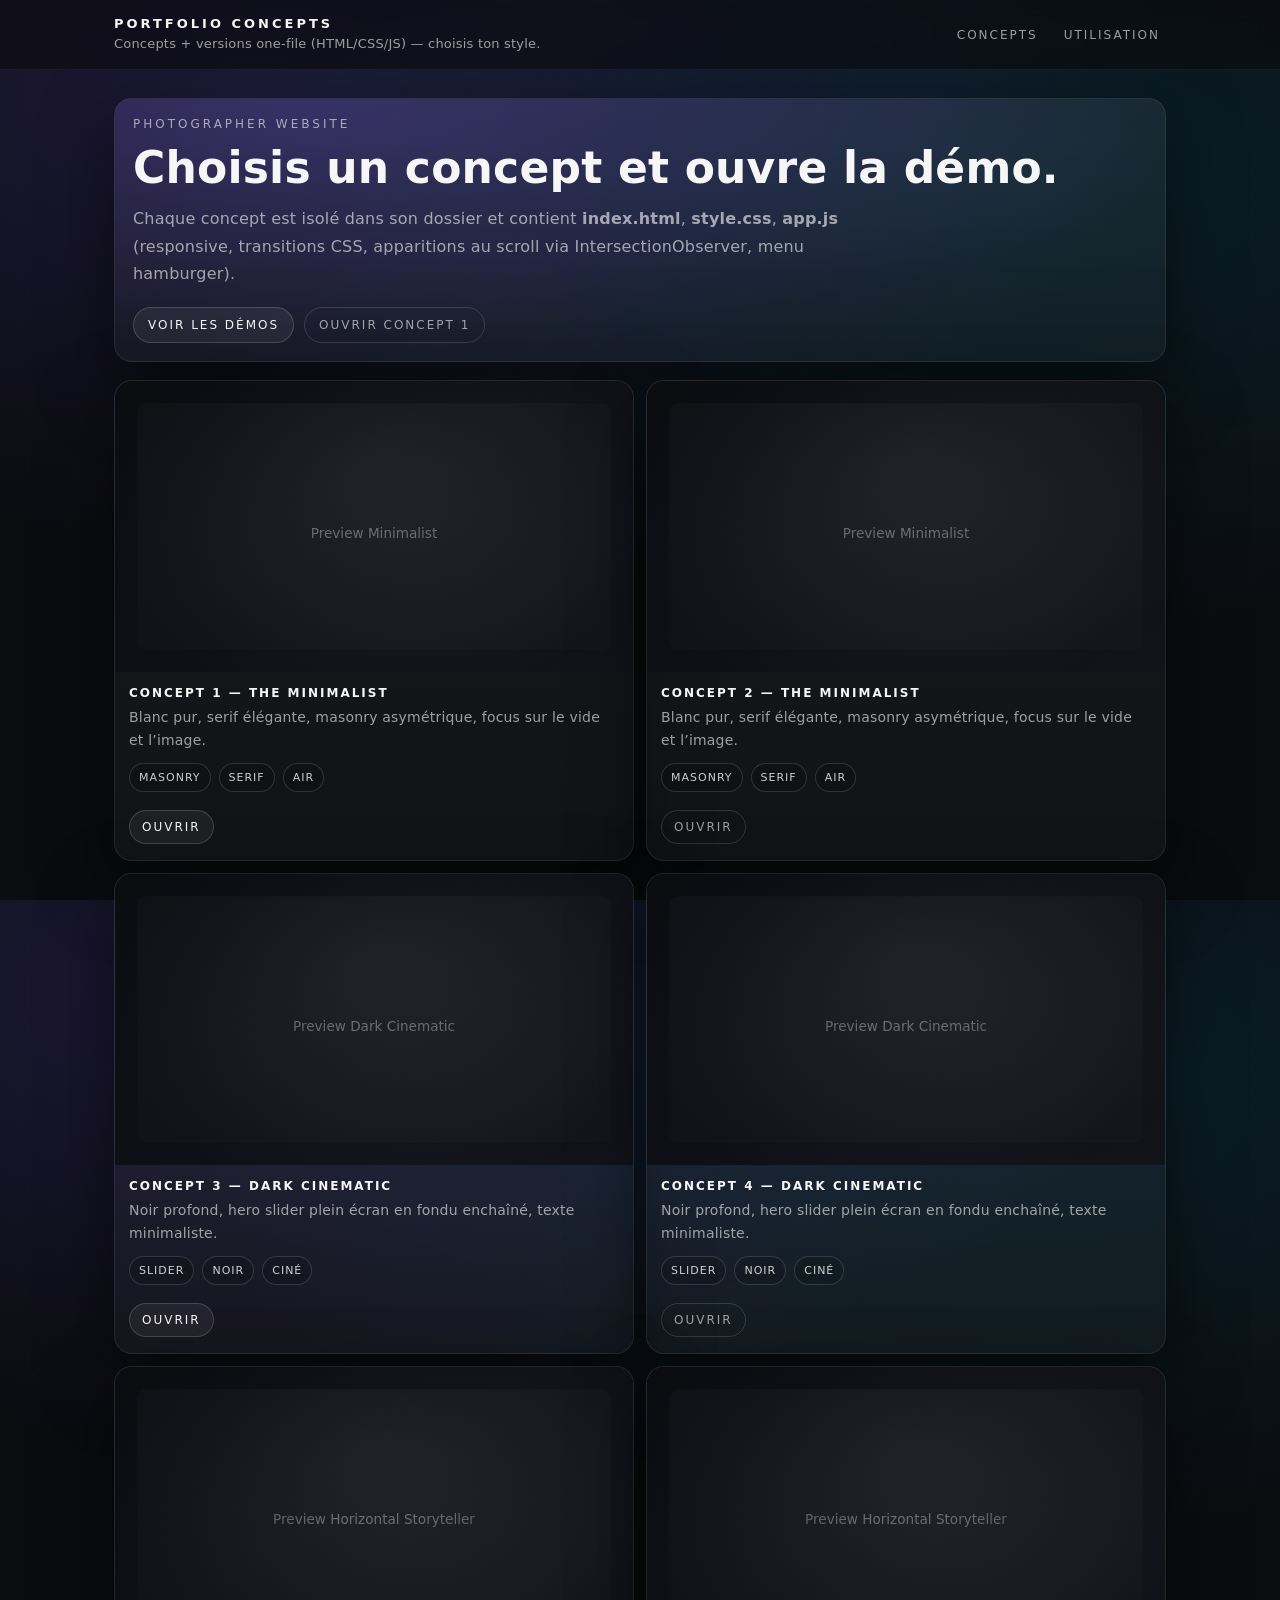
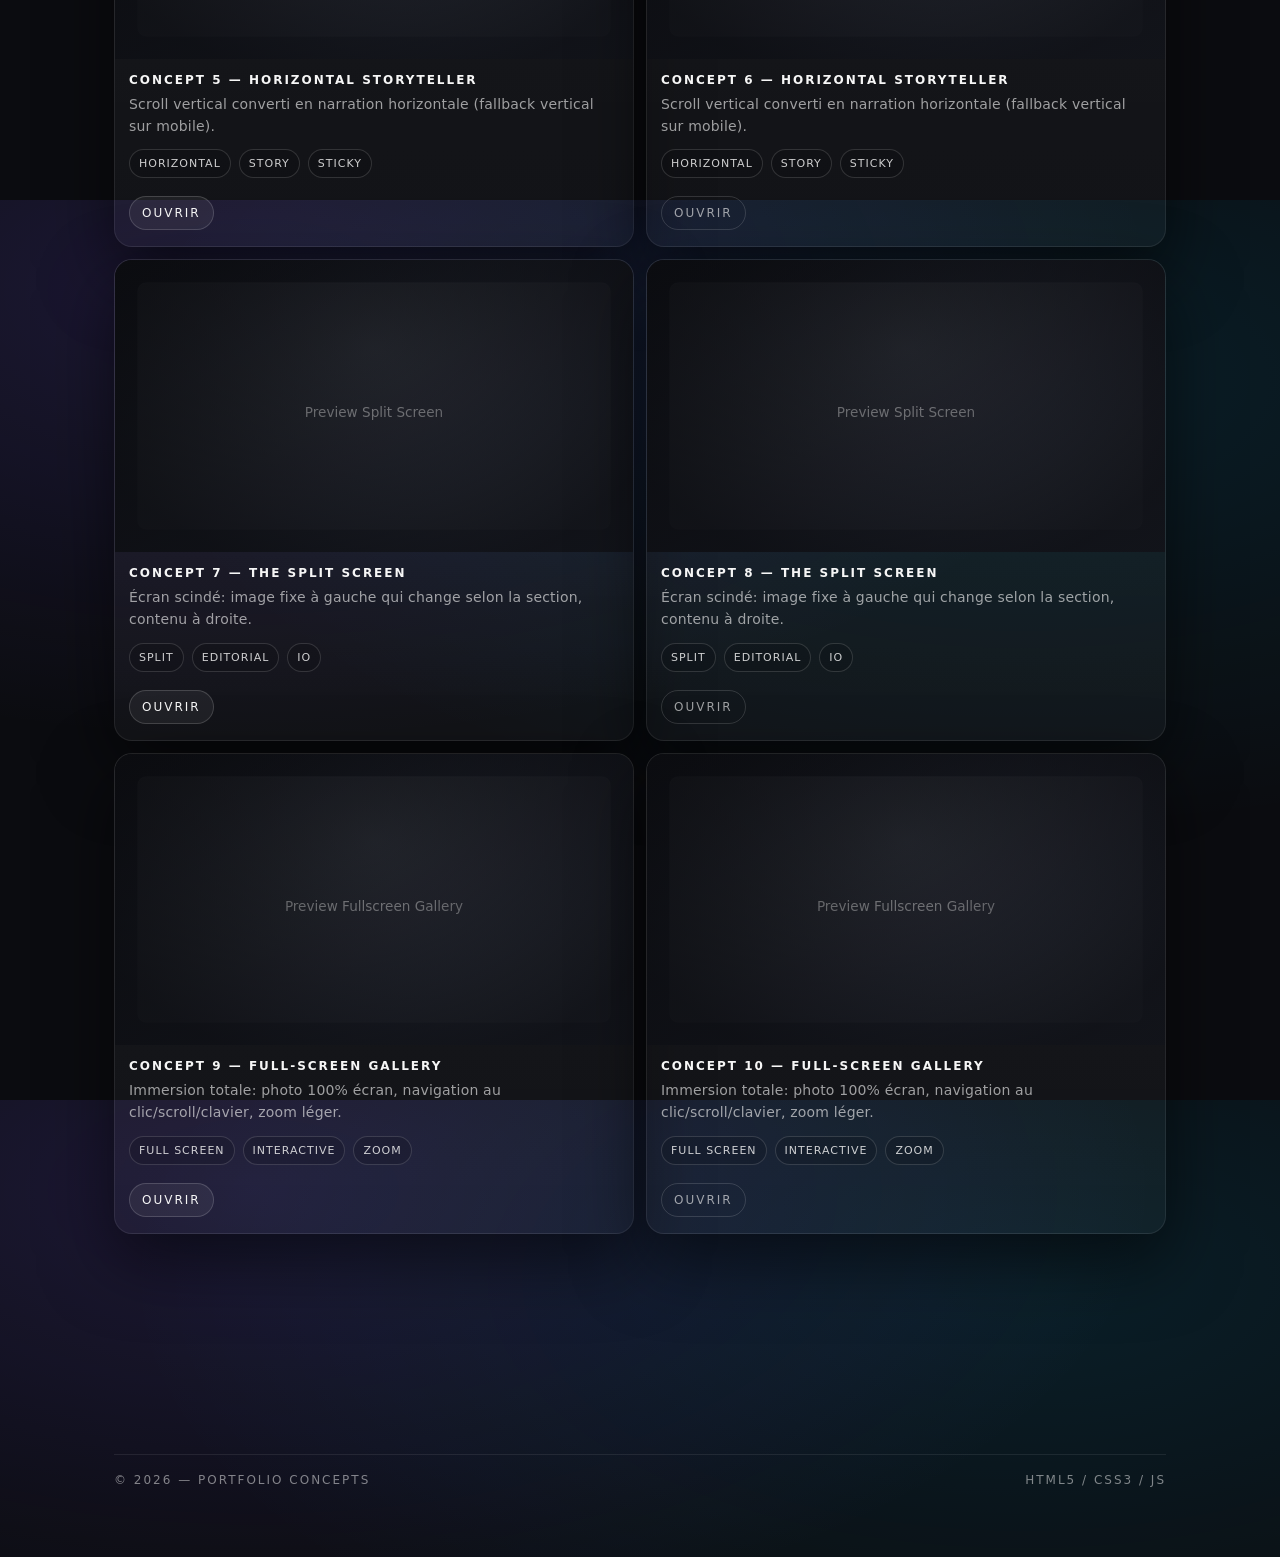
<file: index.html>
<!-- Intention: page d’accueil rapide et premium, avec previews + micro-animations (IntersectionObserver) pour choisir un concept en 1 clic. -->
<!doctype html>
<html lang="fr">
<head>
  <meta charset="utf-8" />
  <meta name="viewport" content="width=device-width, initial-scale=1" />
  <title>Portfolio Concepts — Photographe</title>
  <meta name="description" content="5 concepts de portfolio photo (HTML/CSS/JS). Choisissez un style et ouvrez la démo." />
  <link rel="preconnect" href="https://images.unsplash.com" />
  <style>
    /* Intention: UI claire, contrastes doux, grid responsive, sans dépendances, animations discrètes. */
    :root{
      --bg:#0b0c10;
      --panel:rgba(255,255,255,.06);
      --panel2:rgba(255,255,255,.04);
      --fg:#f6f6f6;
      --muted:rgba(246,246,246,.62);
      --line:rgba(255,255,255,.12);
      --shadow: 0 26px 70px rgba(0,0,0,.55);
      --radius:18px;
      --max:1100px;
    }
    *{box-sizing:border-box}
    html,body{height:100%}
    body{
      margin:0;
      background:
        radial-gradient(900px 450px at 20% 10%, rgba(120,90,255,.16), rgba(11,12,16,0)),
        radial-gradient(900px 450px at 80% 20%, rgba(0,200,255,.10), rgba(11,12,16,0)),
        var(--bg);
      color:var(--fg);
      font-family: ui-sans-serif, system-ui, -apple-system, Segoe UI, Roboto, Arial, sans-serif;
      letter-spacing:.2px;
    }
    a{color:inherit; text-decoration:none}
    img{display:block; width:100%; height:100%; object-fit:cover}

    .skip{position:absolute; left:-999px; top:auto}
    .skip:focus{
      left:12px; top:12px;
      background:rgba(255,255,255,.10);
      border:1px solid var(--line);
      padding:8px 10px;
      border-radius:999px;
      z-index:999;
    }

    header{
      position:sticky; top:0; z-index:60;
      background:rgba(11,12,16,.65);
      backdrop-filter: blur(10px);
      border-bottom:1px solid rgba(255,255,255,.06);
    }
    .bar{
      max-width:var(--max);
      margin:0 auto;
      padding:16px clamp(14px, 3vw, 24px);
      display:flex;
      align-items:center;
      justify-content:space-between;
      gap:12px;
    }
    .brand{
      display:flex;
      flex-direction:column;
      gap:4px;
    }
    .brand b{
      font-size:13px;
      letter-spacing:3px;
      text-transform:uppercase;
    }
    .brand span{
      font-size:13px;
      color:var(--muted);
      line-height:1.4;
    }
    .nav{display:flex; gap:14px; align-items:center}
    .nav a{
      font-size:12px;
      letter-spacing:2px;
      text-transform:uppercase;
      color:var(--muted);
      padding:10px 6px;
      transition:color .2s ease;
    }
    .nav a:hover{color:var(--fg)}

    .burger{
      display:none;
      width:44px; height:40px;
      border:1px solid rgba(255,255,255,.14);
      border-radius:999px;
      background:rgba(255,255,255,.03);
      padding:0;
      align-items:center; justify-content:center;
      gap:6px;
    }
    .burger span{
      width:18px; height:1.5px;
      background:var(--fg);
      display:block;
      transition:transform .35s ease, opacity .25s ease;
    }
    .burger[aria-expanded="true"] span:nth-child(1){transform:translateY(4px) rotate(45deg)}
    .burger[aria-expanded="true"] span:nth-child(2){transform:translateY(-4px) rotate(-45deg)}

    main{
      max-width:var(--max);
      margin:0 auto;
      padding:28px clamp(14px, 3vw, 24px) 70px;
    }

    .hero{
      display:grid;
      gap:14px;
      padding:18px;
      border:1px solid rgba(255,255,255,.08);
      border-radius:var(--radius);
      background: linear-gradient(to bottom, rgba(255,255,255,.06), rgba(255,255,255,.03));
      box-shadow: var(--shadow);
      overflow:hidden;
      position:relative;
    }
    .hero::after{
      content:"";
      position:absolute; inset:-1px;
      background: radial-gradient(900px 240px at 20% 0%, rgba(120,90,255,.22), rgba(0,0,0,0));
      pointer-events:none;
      opacity:.85;
    }
    .hero > *{position:relative; z-index:1}
    .kicker{
      margin:0;
      font-size:12px;
      letter-spacing:3px;
      text-transform:uppercase;
      color:var(--muted);
    }
    h1{
      margin:0;
      font-size: clamp(28px, 4.8vw, 44px);
      line-height:1.05;
    }
    .lead{
      margin:0;
      color:var(--muted);
      line-height:1.7;
      max-width: 72ch;
    }
    .actions{
      display:flex;
      flex-wrap:wrap;
      gap:10px;
      align-items:center;
      margin-top:6px;
    }
    .btn{
      border:1px solid rgba(255,255,255,.16);
      background:rgba(255,255,255,.06);
      color:var(--fg);
      border-radius:999px;
      padding:10px 14px;
      cursor:pointer;
      font-size:12px;
      letter-spacing:2px;
      text-transform:uppercase;
      transition:transform .25s ease, background .25s ease, border-color .25s ease;
      display:inline-block;
    }
    .btn:hover{transform:translateY(-1px); background:rgba(255,255,255,.10); border-color:rgba(255,255,255,.24)}
    .ghost{
      border:1px solid rgba(255,255,255,.14);
      background:transparent;
      color:var(--muted);
    }
    .ghost:hover{color:var(--fg)}

    .grid{
      margin-top:18px;
      display:grid;
      grid-template-columns: repeat(12, 1fr);
      gap:12px;
    }
    .card{
      grid-column: span 6;
      border-radius:var(--radius);
      border:1px solid rgba(255,255,255,.08);
      background: linear-gradient(to bottom, rgba(255,255,255,.05), rgba(255,255,255,.03));
      overflow:hidden;
      box-shadow: var(--shadow);
      transform: translateY(0);
      transition: transform .35s ease, border-color .35s ease;
      min-height: 320px;
      display:grid;
      grid-template-rows: 1fr auto;
    }
    .card:hover{transform:translateY(-3px); border-color:rgba(255,255,255,.16)}
    .thumb{
      position:relative;
      min-height: 220px;
    }
    .thumb::after{
      content:"";
      position:absolute; inset:0;
      background: radial-gradient(60% 80% at 50% 30%, rgba(11,12,16,.15), rgba(11,12,16,.78));
    }
    .meta{
      padding:14px 14px 16px;
      display:grid;
      gap:6px;
    }
    .meta b{
      letter-spacing:2px;
      text-transform:uppercase;
      font-size:12px;
    }
    .meta p{
      margin:0;
      color:var(--muted);
      line-height:1.6;
      font-size:14px;
    }
    .chips{display:flex; gap:8px; flex-wrap:wrap; margin-top:6px}
    .chip{
      border:1px solid rgba(255,255,255,.14);
      background:rgba(0,0,0,.12);
      color:rgba(246,246,246,.82);
      border-radius:999px;
      padding:7px 9px;
      font-size:11px;
      letter-spacing:1px;
      text-transform:uppercase;
    }

    .links{
      display:flex;
      gap:10px;
      flex-wrap:wrap;
      margin-top:12px;
    }
    .linkbtn{
      display:inline-block;
      border:1px solid rgba(255,255,255,.16);
      background:rgba(255,255,255,.06);
      color:var(--fg);
      border-radius:999px;
      padding:9px 12px;
      font-size:12px;
      letter-spacing:2px;
      text-transform:uppercase;
      transition:transform .25s ease, background .25s ease, border-color .25s ease;
    }
    .linkbtn:hover{transform:translateY(-1px); background:rgba(255,255,255,.10); border-color:rgba(255,255,255,.24)}
    .linkbtn.ghost{
      background:transparent;
      border-color:rgba(255,255,255,.14);
      color:var(--muted);
    }
    .linkbtn.ghost:hover{color:var(--fg)}

    .reveal{
      opacity:0;
      transform: translateY(14px);
      transition: opacity .9s ease, transform .9s ease;
    }
    .reveal.is-visible{opacity:1; transform: translateY(0)}

    footer{
      margin-top:26px;
      padding-top:18px;
      border-top:1px solid rgba(255,255,255,.08);
      color:rgba(246,246,246,.50);
      font-size:12px;
      letter-spacing:2px;
      text-transform:uppercase;
      display:flex;
      justify-content:space-between;
      gap:10px;
      flex-wrap:wrap;
    }

    @media (max-width: 900px){
      .card{grid-column: span 12}
    }
    @media (max-width: 760px){
      .burger{display:flex}
      .nav{
        position:fixed; inset:64px 16px auto 16px;
        display:none;
        flex-direction:column;
        align-items:flex-start;
        background:rgba(11,12,16,.92);
        border:1px solid rgba(255,255,255,.10);
        border-radius:16px;
        padding:14px;
        box-shadow: var(--shadow);
      }
      .nav.is-open{display:flex}
    }
  </style>
</head>
<body>
  <a class="skip" href="#main">Aller au contenu</a>

  <header>
    <div class="bar">
      <div class="brand">
        <b>PORTFOLIO CONCEPTS</b>
        <span>Concepts + versions one-file (HTML/CSS/JS) — choisis ton style.</span>
      </div>

      <button class="burger" aria-label="Ouvrir le menu" aria-expanded="false" aria-controls="menu">
        <span></span><span></span>
      </button>

      <nav class="nav" id="menu" aria-label="Navigation">
        <a href="#concepts">Concepts</a>
        <a href="#how">Utilisation</a>
      </nav>
    </div>
  </header>

  <main id="main">
    <section class="hero reveal">
      <p class="kicker">Photographer Website</p>
      <h1>Choisis un concept et ouvre la démo.</h1>
      <p class="lead">
        Chaque concept est isolé dans son dossier et contient <strong>index.html</strong>, <strong>style.css</strong>, <strong>app.js</strong>
        (responsive, transitions CSS, apparitions au scroll via IntersectionObserver, menu hamburger).
      </p>
      <div class="actions">
        <a class="btn" href="#concepts">Voir les démos</a>
        <a class="btn ghost" href="concept-1-minimalist/">Ouvrir Concept 1</a>
      </div>
    </section>

    <section id="concepts" class="grid" aria-label="Liste des concepts">
      <article class="card reveal" aria-label="Concept 1">
        <div class="thumb">
          <img alt="Preview Minimalist" loading="lazy" src="https://images.unsplash.com/photo-1520975682071-18d0b3c07f1a?auto=format&fit=crop&w=1600&q=70" />
        </div>
        <div class="meta">
          <b>Concept 1 — The Minimalist</b>
          <p>Blanc pur, serif élégante, masonry asymétrique, focus sur le vide et l’image.</p>
          <div class="chips">
            <span class="chip">Masonry</span><span class="chip">Serif</span><span class="chip">Air</span>
          </div>
          <div class="links">
            <a class="linkbtn" href="concept-1-minimalist/">Ouvrir </a>
          </div>
        </div>
      </article>
      
      <article class="card reveal" aria-label="Concept 2">
        <div class="thumb">
          <img alt="Preview Minimalist" loading="lazy" src="https://images.unsplash.com/photo-1520975682071-18d0b3c07f1a?auto=format&fit=crop&w=1600&q=70" />
        </div>
        <div class="meta">
          <b>Concept 2 — The Minimalist</b>
          <p>Blanc pur, serif élégante, masonry asymétrique, focus sur le vide et l’image.</p>
          <div class="chips">
            <span class="chip">Masonry</span><span class="chip">Serif</span><span class="chip">Air</span>
          </div>
          <div class="links">
            <a class="linkbtn ghost" href="concept-1-minimalist-2.html">Ouvrir</a>
          </div>
        </div>
      </article>

      <article class="card reveal" aria-label="Concept 3">
        <div class="thumb">
          <img alt="Preview Dark Cinematic" loading="lazy" src="https://images.unsplash.com/photo-1517602302552-471fe67acf66?auto=format&fit=crop&w=1600&q=70" />
        </div>
        <div class="meta">
          <b>Concept 3 — Dark Cinematic</b>
          <p>Noir profond, hero slider plein écran en fondu enchaîné, texte minimaliste.</p>
          <div class="chips">
            <span class="chip">Slider</span><span class="chip">Noir</span><span class="chip">Ciné</span>
          </div>
          <div class="links">
            <a class="linkbtn" href="concept-2-dark-cinematic/">Ouvrir</a>
          </div>
        </div>
      </article>
      
      <article class="card reveal" aria-label="Concept 4">
        <div class="thumb">
          <img alt="Preview Dark Cinematic" loading="lazy" src="https://images.unsplash.com/photo-1517602302552-471fe67acf66?auto=format&fit=crop&w=1600&q=70" />
        </div>
        <div class="meta">
          <b>Concept 4 — Dark Cinematic</b>
          <p>Noir profond, hero slider plein écran en fondu enchaîné, texte minimaliste.</p>
          <div class="chips">
            <span class="chip">Slider</span><span class="chip">Noir</span><span class="chip">Ciné</span>
          </div>
          <div class="links">
            <a class="linkbtn ghost" href="concept-2-dark-cinematic-2.html">Ouvrir</a>
          </div>
        </div>
      </article>

      <article class="card reveal" aria-label="Concept 5">
        <div class="thumb">
          <img alt="Preview Horizontal Storyteller" loading="lazy" src="https://images.unsplash.com/photo-1494783367193-149034c05e8f?auto=format&fit=crop&w=1600&q=70" />
        </div>
        <div class="meta">
          <b>Concept 5 — Horizontal Storyteller</b>
          <p>Scroll vertical converti en narration horizontale (fallback vertical sur mobile).</p>
          <div class="chips">
            <span class="chip">Horizontal</span><span class="chip">Story</span><span class="chip">Sticky</span>
          </div>
          <div class="links">
            <a class="linkbtn" href="concept-3-horizontal-storyteller/">Ouvrir</a>
          </div>
        </div>
      </article>
      
      <article class="card reveal" aria-label="Concept 6">
        <div class="thumb">
          <img alt="Preview Horizontal Storyteller" loading="lazy" src="https://images.unsplash.com/photo-1494783367193-149034c05e8f?auto=format&fit=crop&w=1600&q=70" />
        </div>
        <div class="meta">
          <b>Concept 6 — Horizontal Storyteller</b>
          <p>Scroll vertical converti en narration horizontale (fallback vertical sur mobile).</p>
          <div class="chips">
            <span class="chip">Horizontal</span><span class="chip">Story</span><span class="chip">Sticky</span>
          </div>
          <div class="links">
            <a class="linkbtn ghost" href="concept-3-horizontal-storyteller-3.html">Ouvrir</a>
          </div>
        </div>
      </article>

      <article class="card reveal" aria-label="Concept 7">
        <div class="thumb">
          <img alt="Preview Split Screen" loading="lazy" src="https://images.unsplash.com/photo-1524504388940-b1c1722653e1?auto=format&fit=crop&w=1600&q=70" />
        </div>
        <div class="meta">
          <b>Concept 7 — The Split Screen</b>
          <p>Écran scindé: image fixe à gauche qui change selon la section, contenu à droite.</p>
          <div class="chips">
            <span class="chip">Split</span><span class="chip">Editorial</span><span class="chip">IO</span>
          </div>
          <div class="links">
            <a class="linkbtn" href="concept-4-split-screen/">Ouvrir</a>
          </div>
        </div>
      </article>
      
      <article class="card reveal" aria-label="Concept 8">
        <div class="thumb">
          <img alt="Preview Split Screen" loading="lazy" src="https://images.unsplash.com/photo-1524504388940-b1c1722653e1?auto=format&fit=crop&w=1600&q=70" />
        </div>
        <div class="meta">
          <b>Concept 8 — The Split Screen</b>
          <p>Écran scindé: image fixe à gauche qui change selon la section, contenu à droite.</p>
          <div class="chips">
            <span class="chip">Split</span><span class="chip">Editorial</span><span class="chip">IO</span>
          </div>
          <div class="links">
            <a class="linkbtn ghost" href="concept-4-split-screen-4.html">Ouvrir</a>
          </div>
        </div>
      </article>

      <article class="card reveal" aria-label="Concept 9">
        <div class="thumb">
          <img alt="Preview Fullscreen Gallery" loading="lazy" src="https://images.unsplash.com/photo-1472214103451-9374bd1c798e?auto=format&fit=crop&w=1600&q=70" />
        </div>
        <div class="meta">
          <b>Concept 9 — Full-Screen Gallery</b>
          <p>Immersion totale: photo 100% écran, navigation au clic/scroll/clavier, zoom léger.</p>
          <div class="chips">
            <span class="chip">Full screen</span><span class="chip">Interactive</span><span class="chip">Zoom</span>
          </div>
          <div class="links">
            <a class="linkbtn" href="concept-5-fullscreen-gallery/">Ouvrir</a>
          </div>
        </div>
      </article>
      
      <article class="card reveal" aria-label="Concept 10">
        <div class="thumb">
          <img alt="Preview Fullscreen Gallery" loading="lazy" src="https://images.unsplash.com/photo-1472214103451-9374bd1c798e?auto=format&fit=crop&w=1600&q=70" />
        </div>
        <div class="meta">
          <b>Concept 10 — Full-Screen Gallery</b>
          <p>Immersion totale: photo 100% écran, navigation au clic/scroll/clavier, zoom léger.</p>
          <div class="chips">
            <span class="chip">Full screen</span><span class="chip">Interactive</span><span class="chip">Zoom</span>
          </div>
          <div class="links">
            <a class="linkbtn ghost" href="concept-5-fullscreen-gallery-5.html">Ouvrir</a>
          </div>
        </div>
      </article>
    </section>

    <section id="how" class="hero reveal" style="margin-top:18px">
      <p class="kicker">Utilisation</p>
      <p class="lead" style="margin:0">
        Ouvre via Laragon: <strong>http://localhost/newproP/</strong> puis clique un concept.
        Chaque concept est autonome et peut être copié tel quel vers un hosting statique.
      </p>
      <div class="actions">
        <a class="btn" href="concept-2-dark-cinematic/">Ouvrir Concept 2</a>
        <a class="btn ghost" href="#top">Haut de page</a>
      </div>
    </section>

    <footer>
      <span>© <span id="year"></span> — Portfolio Concepts</span>
      <span>HTML5 / CSS3 / JS</span>
    </footer>
  </main>

  <script>
    /* Intention: menu hamburger + reveal au scroll (IntersectionObserver), léger et sans dépendance. */
    (() => {
      const year = document.getElementById("year");
      if (year) year.textContent = String(new Date().getFullYear());

      // Image fallback (si Unsplash est bloqué / offline)
      const svgFallback = (label) => {
        const safe = String(label || "Image").slice(0, 40);
        const svg =
          `<svg xmlns="http://www.w3.org/2000/svg" width="1600" height="900" viewBox="0 0 1600 900">` +
          `<defs><linearGradient id="g" x1="0" y1="0" x2="1" y2="1">` +
          `<stop offset="0" stop-color="#0b0c10"/><stop offset="1" stop-color="#2a2f3d"/></linearGradient></defs>` +
          `<rect width="1600" height="900" fill="url(#g)"/>` +
          `<rect x="70" y="70" width="1460" height="760" rx="26" fill="rgba(255,255,255,.05)" stroke="rgba(255,255,255,.10)"/>` +
          `<text x="800" y="485" font-family="system-ui, -apple-system, Segoe UI, Roboto, Arial" font-size="42" text-anchor="middle" fill="rgba(255,255,255,.55)">` +
          `${safe}</text></svg>`;
        return `data:image/svg+xml;charset=utf-8,${encodeURIComponent(svg)}`;
      };

      document.querySelectorAll("img").forEach((img) => {
        img.addEventListener(
          "error",
          () => {
            if (img.dataset.fallbackApplied) return;
            img.dataset.fallbackApplied = "true";
            img.src = svgFallback(img.alt || "Placeholder");
          },
          { once: true }
        );
      });

      const burger = document.querySelector(".burger");
      const nav = document.getElementById("menu");
      if (burger && nav) {
        const setOpen = (open) => {
          burger.setAttribute("aria-expanded", String(open));
          nav.classList.toggle("is-open", open);
        };
        burger.addEventListener("click", () => setOpen(burger.getAttribute("aria-expanded") !== "true"));
        nav.addEventListener("click", (e) => e.target.matches("a") && setOpen(false));
        document.addEventListener("keydown", (e) => e.key === "Escape" && setOpen(false));
        document.addEventListener("click", (e) => {
          if (!nav.contains(e.target) && !burger.contains(e.target)) setOpen(false);
        });
      }

      const els = Array.from(document.querySelectorAll(".reveal"));
      const io = new IntersectionObserver(
        (entries) => {
          for (const entry of entries) {
            if (entry.isIntersecting) {
              entry.target.classList.add("is-visible");
              io.unobserve(entry.target);
            }
          }
        },
        { threshold: 0.12, rootMargin: "0px 0px -12% 0px" }
      );
      els.forEach((el) => io.observe(el));
    })();
  </script>
</body>
</html>
</file>
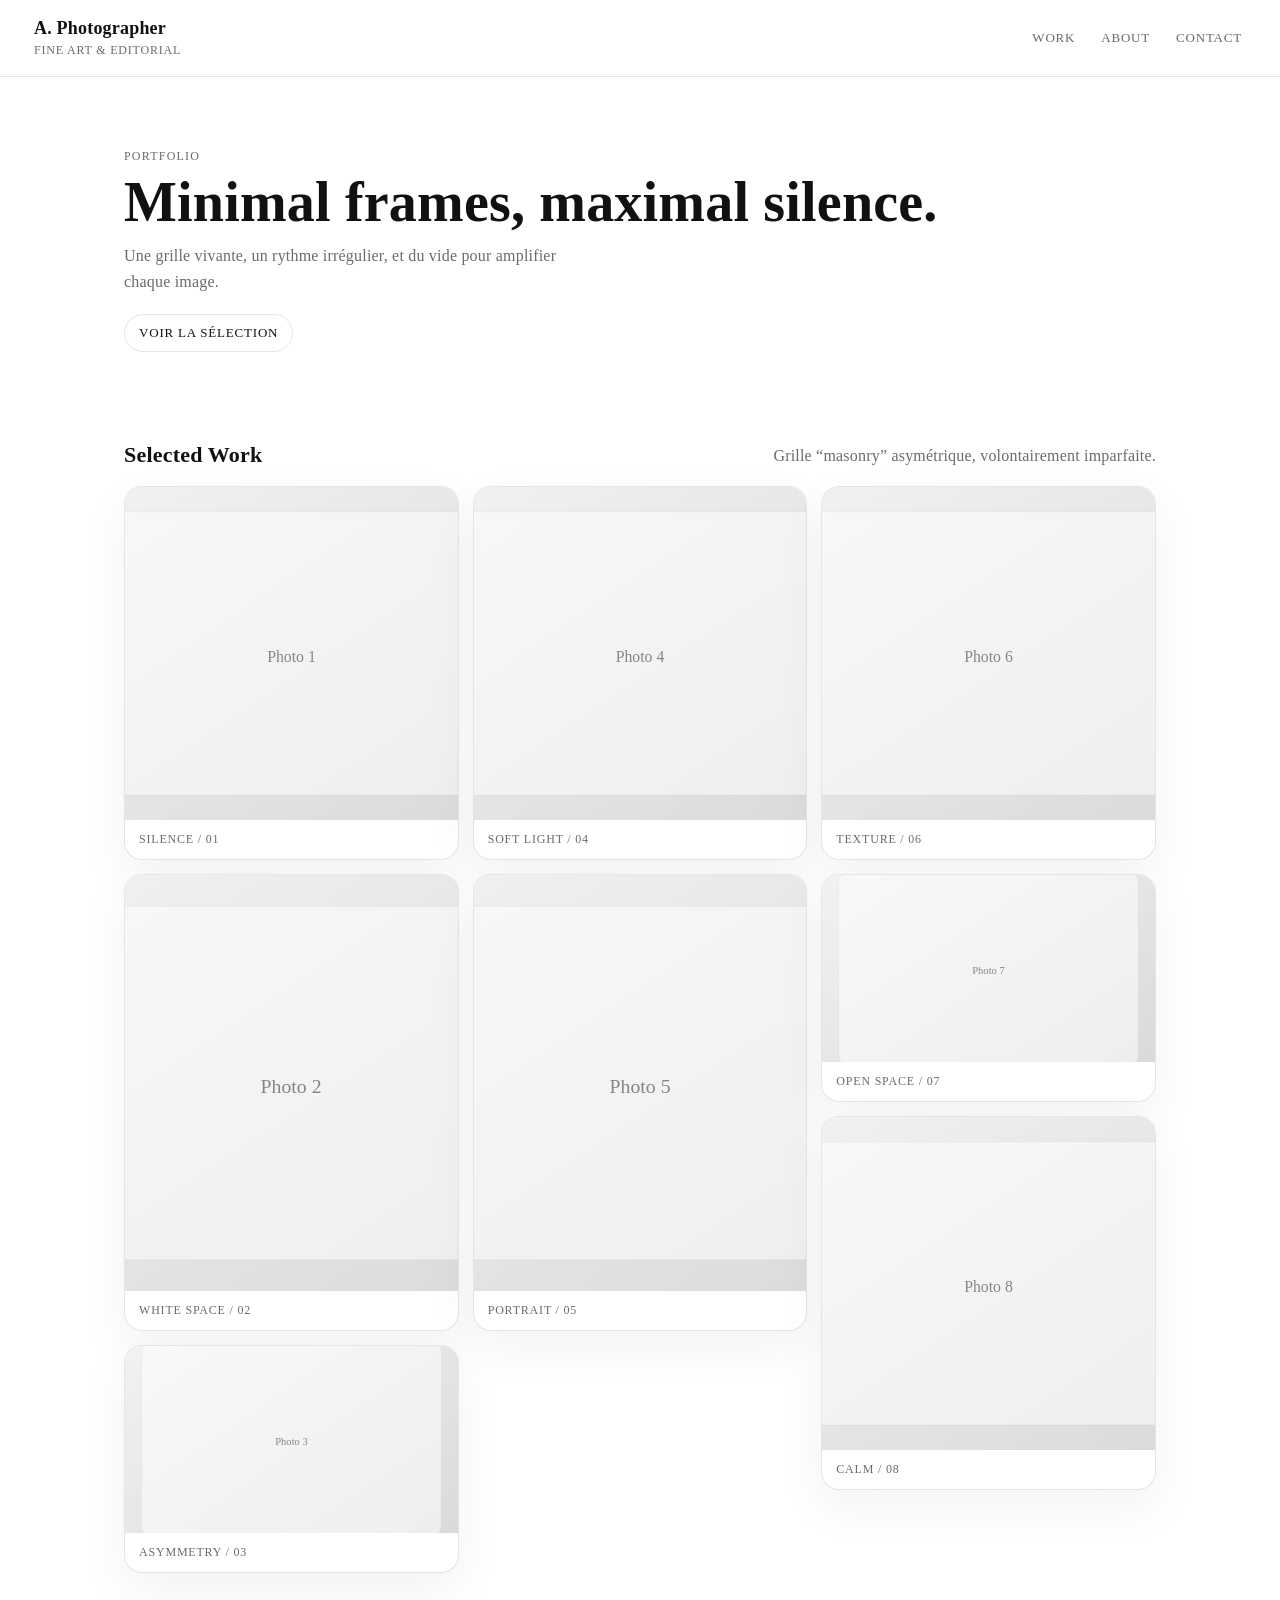
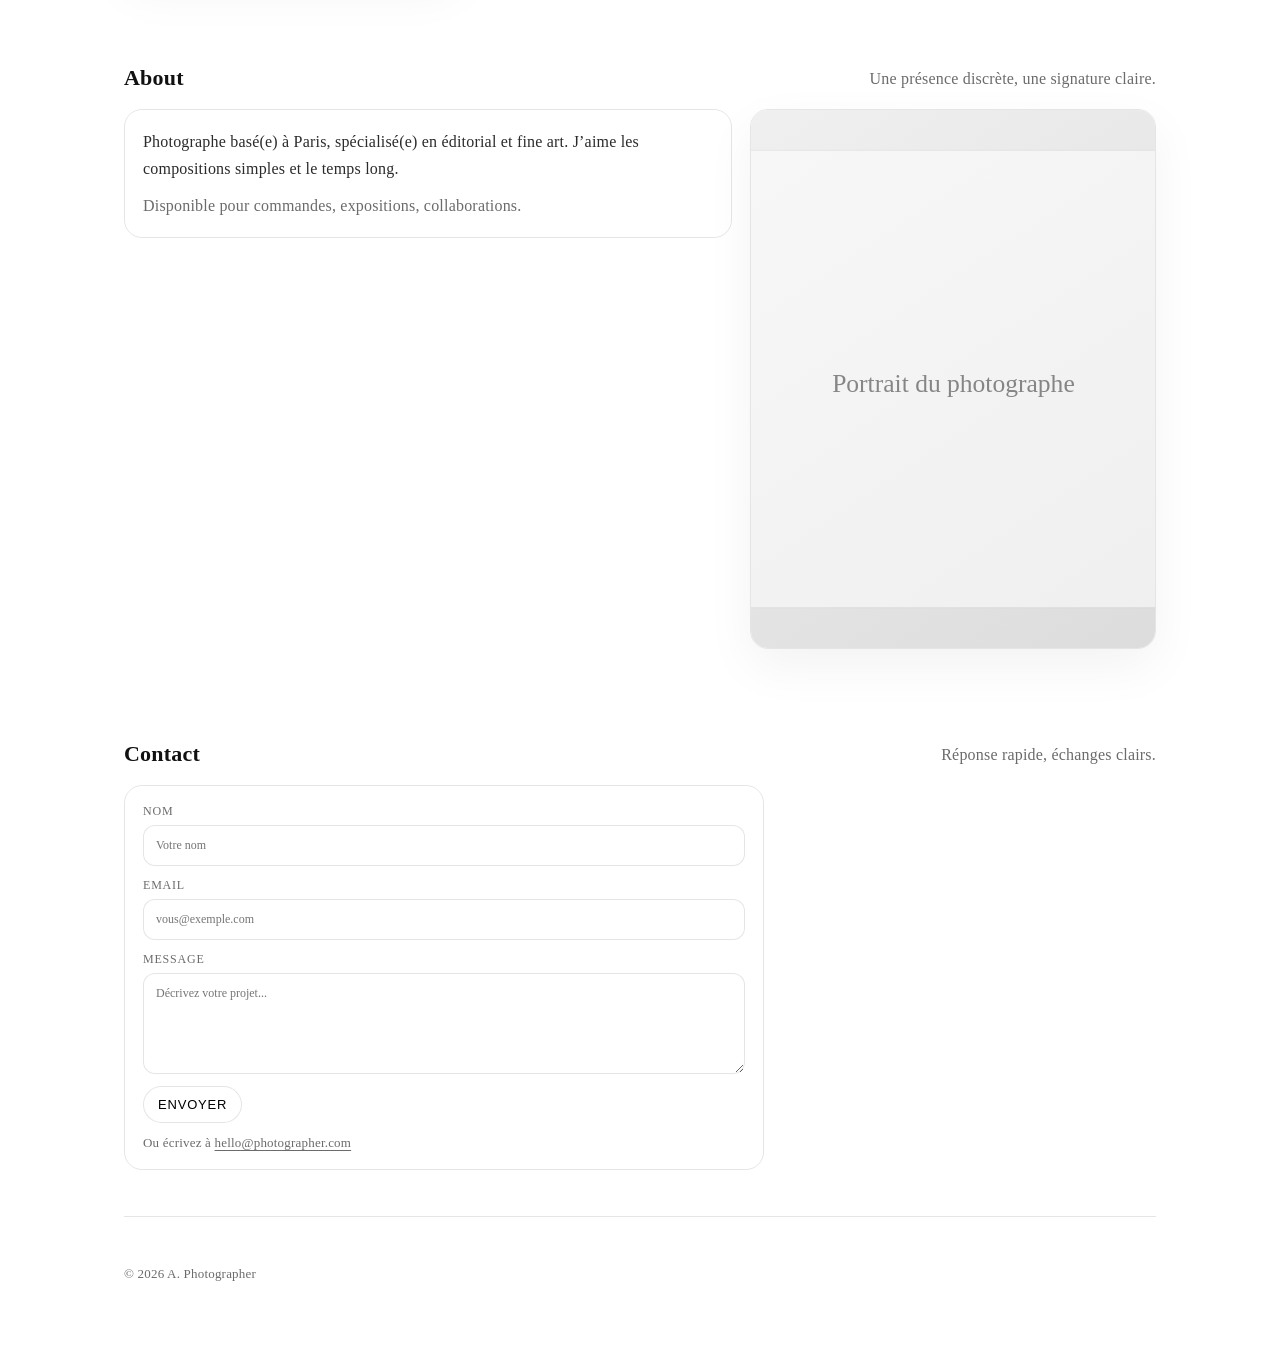
<file: concept-1-minimalist/index.html>
<!-- Intention: blanc pur, serif élégante, beaucoup d’air, masonry asymétrique pour laisser l’image respirer. -->
<!doctype html>
<html lang="fr">
<head>
  <meta charset="utf-8" />
  <meta name="viewport" content="width=device-width, initial-scale=1" />
  <title>The Minimalist — Portfolio</title>
  <link rel="preconnect" href="https://images.unsplash.com" />
  <link rel="stylesheet" href="style.css" />
</head>
<body>
  <a class="skip" href="#main">Aller au contenu</a>

  <header class="topbar" id="top">
    <div class="brand">
      <a href="#top" class="logo">A. Photographer</a>
      <span class="tag">Fine Art & Editorial</span>
    </div>

    <button class="burger" aria-label="Ouvrir le menu" aria-expanded="false" aria-controls="menu">
      <span></span><span></span>
    </button>

    <nav class="nav" id="menu" aria-label="Navigation principale">
      <a href="#work">Work</a>
      <a href="#about">About</a>
      <a href="#contact">Contact</a>
    </nav>
  </header>

  <main id="main">
    <section class="hero reveal">
      <p class="kicker">Portfolio</p>
      <h1>Minimal frames, maximal silence.</h1>
      <p class="lead">Une grille vivante, un rythme irrégulier, et du vide pour amplifier chaque image.</p>
      <a class="cta" href="#work">Voir la sélection</a>
    </section>

    <section id="work" class="section">
      <div class="section-head reveal">
        <h2>Selected Work</h2>
        <p>Grille “masonry” asymétrique, volontairement imparfaite.</p>
      </div>

      <div class="masonry" aria-label="Galerie">
        <figure class="card reveal">
          <img alt="Photo 1" loading="lazy"
               src="https://images.unsplash.com/photo-1520975682071-18d0b3c07f1a?auto=format&fit=crop&w=1400&q=70" />
          <figcaption>Silence / 01</figcaption>
        </figure>

        <figure class="card reveal tall">
          <img alt="Photo 2" loading="lazy"
               src="https://images.unsplash.com/photo-1524504388940-b1c1722653e1?auto=format&fit=crop&w=1200&q=70" />
          <figcaption>White space / 02</figcaption>
        </figure>

        <figure class="card reveal wide">
          <img alt="Photo 3" loading="lazy"
               src="https://images.unsplash.com/photo-1500530855697-b586d89ba3ee?auto=format&fit=crop&w=1600&q=70" />
          <figcaption>Asymmetry / 03</figcaption>
        </figure>

        <figure class="card reveal">
          <img alt="Photo 4" loading="lazy"
               src="https://images.unsplash.com/photo-1494783367193-149034c05e8f?auto=format&fit=crop&w=1400&q=70" />
          <figcaption>Soft light / 04</figcaption>
        </figure>

        <figure class="card reveal tall">
          <img alt="Photo 5" loading="lazy"
               src="https://images.unsplash.com/photo-1487412912498-0447578fcca8?auto=format&fit=crop&w=1200&q=70" />
          <figcaption>Portrait / 05</figcaption>
        </figure>

        <figure class="card reveal">
          <img alt="Photo 6" loading="lazy"
               src="https://images.unsplash.com/photo-1472214103451-9374bd1c798e?auto=format&fit=crop&w=1400&q=70" />
          <figcaption>Texture / 06</figcaption>
        </figure>

        <figure class="card reveal wide">
          <img alt="Photo 7" loading="lazy"
               src="https://images.unsplash.com/photo-1520975685224-45a0a46b9b0f?auto=format&fit=crop&w=1600&q=70" />
          <figcaption>Open space / 07</figcaption>
        </figure>

        <figure class="card reveal">
          <img alt="Photo 8" loading="lazy"
               src="https://images.unsplash.com/photo-1492724441997-5dc865305da7?auto=format&fit=crop&w=1400&q=70" />
          <figcaption>Calm / 08</figcaption>
        </figure>
      </div>
    </section>

    <section id="about" class="section about">
      <div class="section-head reveal">
        <h2>About</h2>
        <p>Une présence discrète, une signature claire.</p>
      </div>

      <div class="about-grid">
        <div class="about-text reveal">
          <p>
            Photographe basé(e) à Paris, spécialisé(e) en éditorial et fine art.
            J’aime les compositions simples et le temps long.
          </p>
          <p class="meta">Disponible pour commandes, expositions, collaborations.</p>
        </div>

        <div class="about-image reveal">
          <img alt="Portrait du photographe" loading="lazy"
               src="https://images.unsplash.com/photo-1524504388940-b1c1722653e1?auto=format&fit=crop&w=1200&q=70" />
        </div>
      </div>
    </section>

    <section id="contact" class="section contact">
      <div class="section-head reveal">
        <h2>Contact</h2>
        <p>Réponse rapide, échanges clairs.</p>
      </div>

      <form class="form reveal" onsubmit="return false;">
        <label>
          Nom
          <input type="text" placeholder="Votre nom" autocomplete="name" />
        </label>
        <label>
          Email
          <input type="email" placeholder="vous@exemple.com" autocomplete="email" />
        </label>
        <label>
          Message
          <textarea rows="5" placeholder="Décrivez votre projet..."></textarea>
        </label>
        <button class="btn" type="submit">Envoyer</button>
        <p class="fine">Ou écrivez à <a href="#">hello@photographer.com</a></p>
      </form>
    </section>

    <footer class="footer">
      <p>© <span id="year"></span> A. Photographer</p>
    </footer>
  </main>

  <script src="app.js"></script>
</body>
</html>
</file>
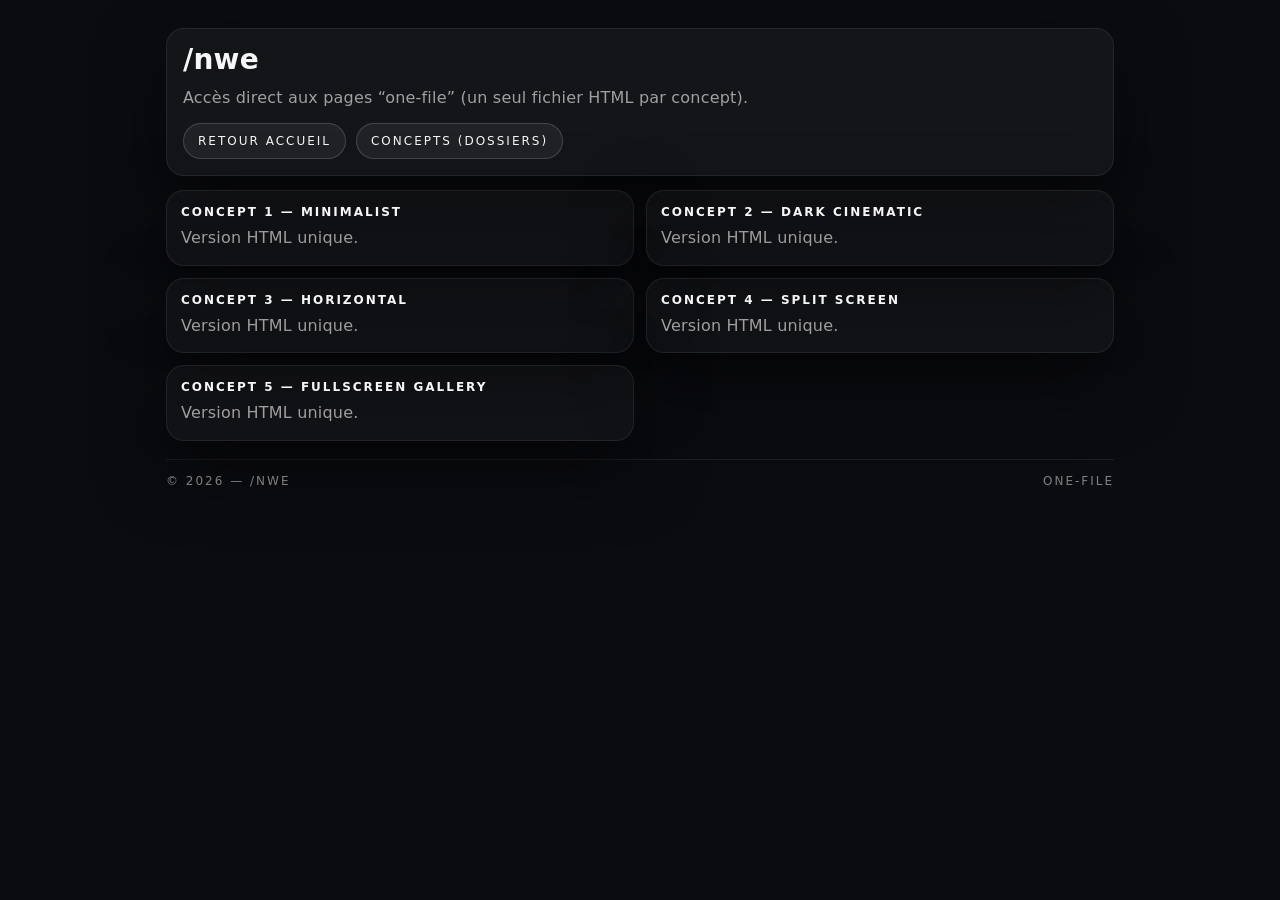
<file: nwe/index.html>
<!-- Intention: hub ultra-rapide pour accéder aux versions “one-file” (HTML unique) des concepts, pratique pour partager/archiver. -->
<!doctype html>
<html lang="fr">
<head>
  <meta charset="utf-8" />
  <meta name="viewport" content="width=device-width, initial-scale=1" />
  <title>/nwe — One-file concepts</title>
  <style>
    /* Intention: page simple, lisible, rapide, sans dépendances. */
    :root{
      --bg:#0b0c10;
      --fg:#f6f6f6;
      --muted:rgba(246,246,246,.62);
      --line:rgba(255,255,255,.12);
      --radius:18px;
      --shadow: 0 26px 70px rgba(0,0,0,.55);
      --max:980px;
    }
    *{box-sizing:border-box}
    body{
      margin:0;
      background:var(--bg);
      color:var(--fg);
      font-family: ui-sans-serif, system-ui, -apple-system, Segoe UI, Roboto, Arial, sans-serif;
      letter-spacing:.2px;
    }
    a{color:inherit; text-decoration:none}
    main{max-width:var(--max); margin:0 auto; padding:28px 16px 70px}
    header{
      border:1px solid rgba(255,255,255,.08);
      border-radius:var(--radius);
      padding:16px;
      background:rgba(255,255,255,.04);
      box-shadow:var(--shadow);
    }
    h1{margin:0 0 8px; font-size:28px; line-height:1.1}
    p{margin:0; color:var(--muted); line-height:1.7}
    .grid{
      margin-top:14px;
      display:grid;
      grid-template-columns: repeat(12, 1fr);
      gap:12px;
    }
    .card{
      grid-column: span 6;
      border:1px solid rgba(255,255,255,.08);
      border-radius:var(--radius);
      padding:14px;
      background:rgba(255,255,255,.03);
      box-shadow:var(--shadow);
      transition: transform .25s ease, border-color .25s ease;
    }
    .card:hover{transform:translateY(-2px); border-color:rgba(255,255,255,.16)}
    .card b{
      display:block;
      letter-spacing:2px;
      text-transform:uppercase;
      font-size:12px;
      margin-bottom:6px;
    }
    .card span{color:var(--muted); line-height:1.6}
    .toplinks{display:flex; flex-wrap:wrap; gap:10px; margin-top:12px}
    .btn{
      display:inline-block;
      border:1px solid rgba(255,255,255,.16);
      background:rgba(255,255,255,.06);
      border-radius:999px;
      padding:10px 14px;
      font-size:12px;
      letter-spacing:2px;
      text-transform:uppercase;
      transition: transform .25s ease, background .25s ease;
    }
    .btn:hover{transform:translateY(-1px); background:rgba(255,255,255,.10)}
    footer{
      margin-top:18px;
      padding-top:14px;
      border-top:1px solid rgba(255,255,255,.08);
      color:rgba(246,246,246,.50);
      font-size:12px;
      letter-spacing:2px;
      text-transform:uppercase;
      display:flex;
      justify-content:space-between;
      flex-wrap:wrap;
      gap:10px;
    }
    @media (max-width: 860px){
      .card{grid-column: span 12}
    }
  </style>
</head>
<body>
  <main>
    <header>
      <h1>/nwe</h1>
      <p>Accès direct aux pages “one-file” (un seul fichier HTML par concept).</p>
      <div class="toplinks">
        <a class="btn" href="../">Retour accueil</a>
        <a class="btn" href="../concept-1-minimalist/">Concepts (dossiers)</a>
      </div>
    </header>

    <section class="grid" aria-label="Liens one-file">
      <a class="card" href="../concept-1-minimalist-2.html">
        <b>Concept 1 — Minimalist</b>
        <span>Version HTML unique.</span>
      </a>
      <a class="card" href="../concept-2-dark-cinematic-2.html">
        <b>Concept 2 — Dark Cinematic</b>
        <span>Version HTML unique.</span>
      </a>
      <a class="card" href="../concept-3-horizontal-storyteller-3.html">
        <b>Concept 3 — Horizontal</b>
        <span>Version HTML unique.</span>
      </a>
      <a class="card" href="../concept-4-split-screen-4.html">
        <b>Concept 4 — Split Screen</b>
        <span>Version HTML unique.</span>
      </a>
      <a class="card" href="../concept-5-fullscreen-gallery-5.html">
        <b>Concept 5 — Fullscreen Gallery</b>
        <span>Version HTML unique.</span>
      </a>
    </section>

    <footer>
      <span>© <span id="year"></span> — /nwe</span>
      <span>One-file</span>
    </footer>
  </main>

  <script>
    document.getElementById("year").textContent = String(new Date().getFullYear());
  </script>
</body>
</html>
</file>
<file: concept-1-minimalist/style.css>
/* Intention: minimalisme blanc, serif élégante, micro-contrastes, masonry asymétrique et transitions très douces. */
:root{
  --bg:#ffffff;
  --fg:#111111;
  --muted:#6b6b6b;
  --line:rgba(0,0,0,.10);
  --shadow:0 24px 60px rgba(0,0,0,.08);
  --radius:18px;
  --max:1100px;
}

*{box-sizing:border-box}
html,body{height:100%}
body{
  margin:0;
  background:var(--bg);
  color:var(--fg);
  font-family: ui-serif, Georgia, "Times New Roman", serif;
  letter-spacing: .2px;
}

img{display:block; width:100%; height:100%; object-fit:cover}
a{color:inherit; text-decoration:none}
.skip{
  position:absolute; left:-999px; top:auto;
}
.skip:focus{left:12px; top:12px; background:#fff; padding:8px 10px; border:1px solid var(--line); border-radius:999px; z-index:999}

.topbar{
  position:sticky; top:0; z-index:50;
  background:rgba(255,255,255,.8);
  backdrop-filter:saturate(140%) blur(10px);
  border-bottom:1px solid var(--line);
  display:flex; align-items:center; justify-content:space-between;
  padding:18px clamp(16px, 3vw, 34px);
}

.brand{display:flex; flex-direction:column; gap:4px}
.logo{font-size:18px; font-weight:600}
.tag{font-size:12px; color:var(--muted); letter-spacing:.8px; text-transform:uppercase}

.nav{display:flex; gap:18px; align-items:center}
.nav a{
  font-size:13px; letter-spacing:.8px; text-transform:uppercase; color:var(--muted);
  position:relative; padding:8px 4px;
}
.nav a::after{
  content:""; position:absolute; left:0; bottom:2px; height:1px; width:0;
  background:var(--fg); transition:width .35s ease;
}
.nav a:hover{color:var(--fg)}
.nav a:hover::after{width:100%}

.burger{
  display:none;
  width:44px; height:40px;
  border:1px solid var(--line);
  border-radius:999px;
  background:#fff;
  padding:0;
  align-items:center; justify-content:center;
  gap:6px;
}
.burger span{
  display:block; width:18px; height:1.5px; background:var(--fg);
  transition:transform .35s ease, opacity .25s ease;
}
.burger[aria-expanded="true"] span:nth-child(1){transform:translateY(4px) rotate(45deg)}
.burger[aria-expanded="true"] span:nth-child(2){transform:translateY(-4px) rotate(-45deg)}

main{max-width:var(--max); margin:0 auto; padding:0 clamp(16px, 3vw, 34px)}

.hero{padding:72px 0 44px}
.kicker{
  margin:0 0 10px;
  color:var(--muted);
  text-transform:uppercase;
  letter-spacing:1.2px;
  font-size:12px;
}
.hero h1{
  margin:0 0 12px;
  font-size:clamp(34px, 6vw, 56px);
  line-height:1.02;
}
.lead{
  margin:0 0 20px;
  color:var(--muted);
  max-width:58ch;
  font-size:16px;
  line-height:1.6;
}
.cta{
  display:inline-block;
  border:1px solid var(--line);
  border-radius:999px;
  padding:10px 14px;
  font-size:13px;
  letter-spacing:.8px;
  text-transform:uppercase;
  transition:transform .25s ease, box-shadow .25s ease, border-color .25s ease;
}
.cta:hover{transform:translateY(-1px); box-shadow:var(--shadow); border-color:rgba(0,0,0,.2)}

.section{padding:46px 0}
.section-head{display:flex; align-items:flex-end; justify-content:space-between; gap:16px; margin-bottom:18px}
.section-head h2{margin:0; font-size:22px}
.section-head p{margin:0; color:var(--muted); max-width:60ch; line-height:1.5}

.masonry{
  columns: 3 280px;
  column-gap: 14px;
}
.card{
  break-inside:avoid;
  margin: 0 0 14px;
  border-radius: var(--radius);
  overflow:hidden;
  border:1px solid var(--line);
  background:#fff;
  box-shadow: 0 18px 50px rgba(0,0,0,.05);
  transform:translateY(0);
  transition: transform .35s ease, box-shadow .35s ease;
}
.card:hover{transform:translateY(-3px); box-shadow:var(--shadow)}
.card img{height:auto}
.card.tall img{aspect-ratio: 4 / 5}
.card.wide img{aspect-ratio: 16 / 9}
.card:not(.tall):not(.wide) img{aspect-ratio: 1 / 1}
.card figcaption{
  padding:12px 14px;
  font-size:12px;
  color:var(--muted);
  letter-spacing:.8px;
  text-transform:uppercase;
}

.about-grid{
  display:grid;
  grid-template-columns: 1.2fr .8fr;
  gap:18px;
  align-items:start;
}
.about-text{
  border:1px solid var(--line);
  border-radius:var(--radius);
  padding:18px;
}
.about-text p{margin:0 0 10px; line-height:1.7; color:#2b2b2b}
.about-text .meta{color:var(--muted); margin:0}
.about-image{
  border-radius:var(--radius);
  overflow:hidden;
  border:1px solid var(--line);
  box-shadow: 0 18px 50px rgba(0,0,0,.05);
}
.about-image img{aspect-ratio: 3 / 4}

.form{
  border:1px solid var(--line);
  border-radius:var(--radius);
  padding:18px;
  display:grid;
  gap:12px;
  max-width: 640px;
}
label{display:grid; gap:6px; font-size:12px; letter-spacing:.8px; text-transform:uppercase; color:var(--muted)}
input,textarea{
  font:inherit;
  padding:12px 12px;
  border-radius:12px;
  border:1px solid var(--line);
  outline:none;
  background:#fff;
  color:var(--fg);
  transition:border-color .2s ease, transform .2s ease, box-shadow .2s ease;
}
input:focus,textarea:focus{
  border-color: rgba(0,0,0,.25);
  box-shadow: 0 16px 40px rgba(0,0,0,.06);
}
.btn{
  justify-self:start;
  border-radius:999px;
  border:1px solid var(--line);
  background:#fff;
  padding:10px 14px;
  cursor:pointer;
  font-size:13px;
  letter-spacing:.8px;
  text-transform:uppercase;
  transition:transform .25s ease, box-shadow .25s ease;
}
.btn:hover{transform:translateY(-1px); box-shadow:var(--shadow)}
.fine{margin:0; color:var(--muted); font-size:13px}
.fine a{text-decoration:underline; text-underline-offset:3px}

.footer{
  padding:36px 0 60px;
  border-top:1px solid var(--line);
  color:var(--muted);
  font-size:13px;
}

.reveal{
  opacity:0;
  transform: translateY(14px);
  transition: opacity .8s ease, transform .8s ease;
}
.reveal.is-visible{
  opacity:1;
  transform: translateY(0);
}

@media (max-width: 860px){
  .about-grid{grid-template-columns:1fr}
  .masonry{columns:2 240px}
}
@media (max-width: 720px){
  .burger{display:flex}
  .nav{
    position:fixed; inset:72px 16px auto 16px;
    background:#fff;
    border:1px solid var(--line);
    border-radius:16px;
    padding:14px;
    box-shadow:var(--shadow);
    display:none;
    flex-direction:column;
    align-items:flex-start;
    gap:10px;
  }
  .nav.is-open{display:flex}
  .section-head{flex-direction:column; align-items:flex-start}
  .masonry{columns:1}
}
</file>
